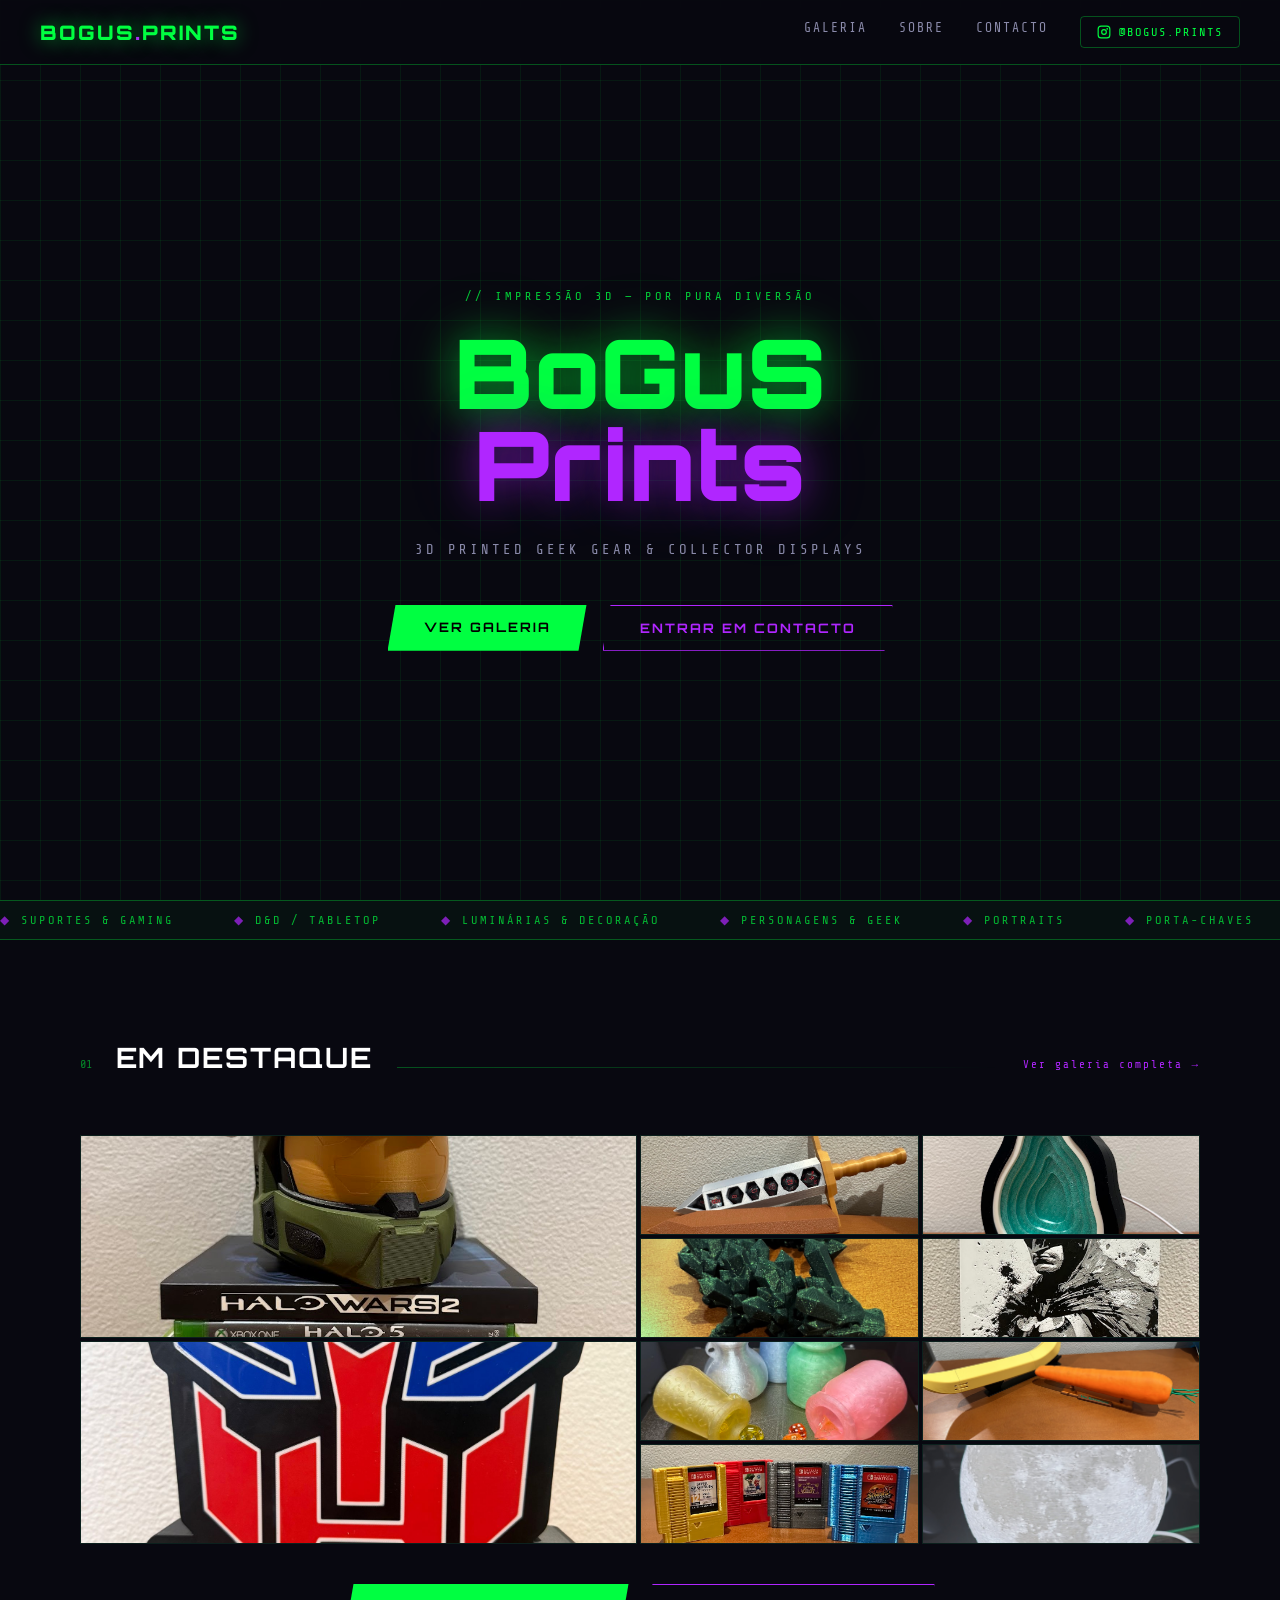
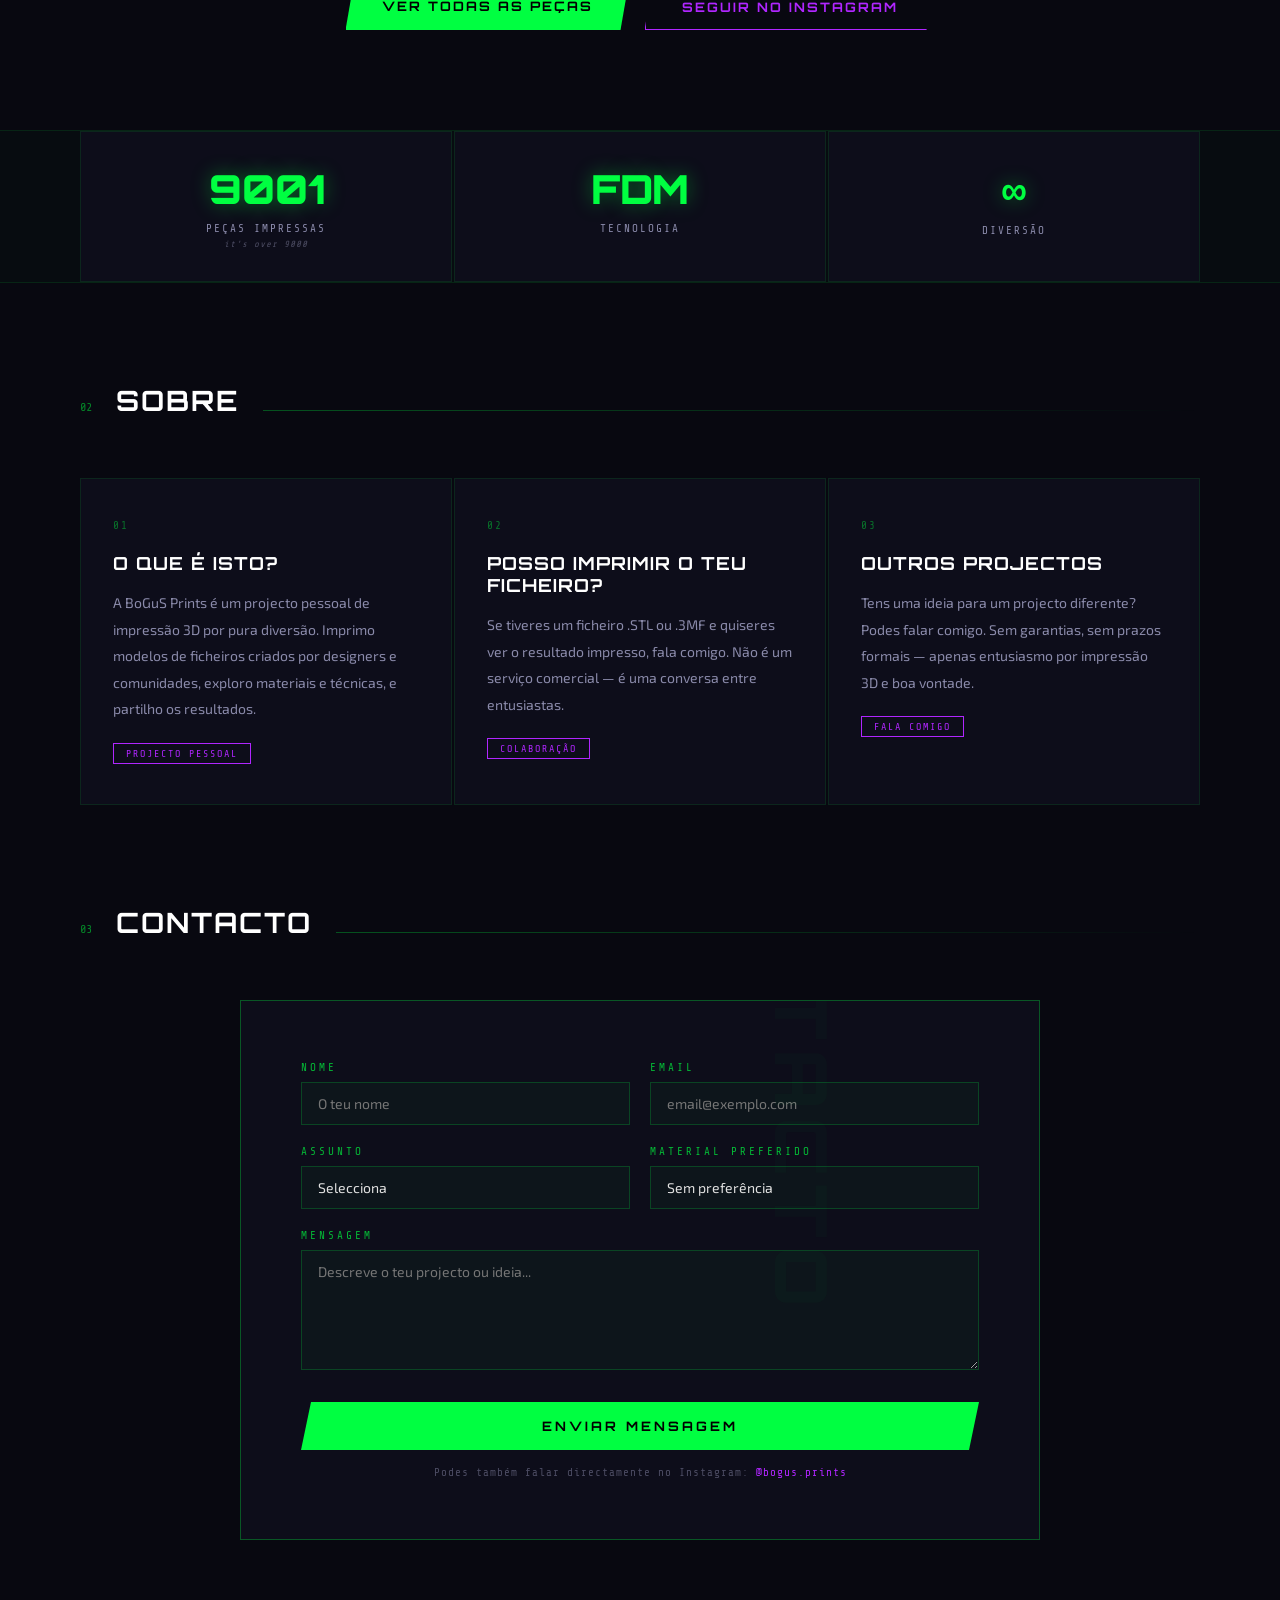
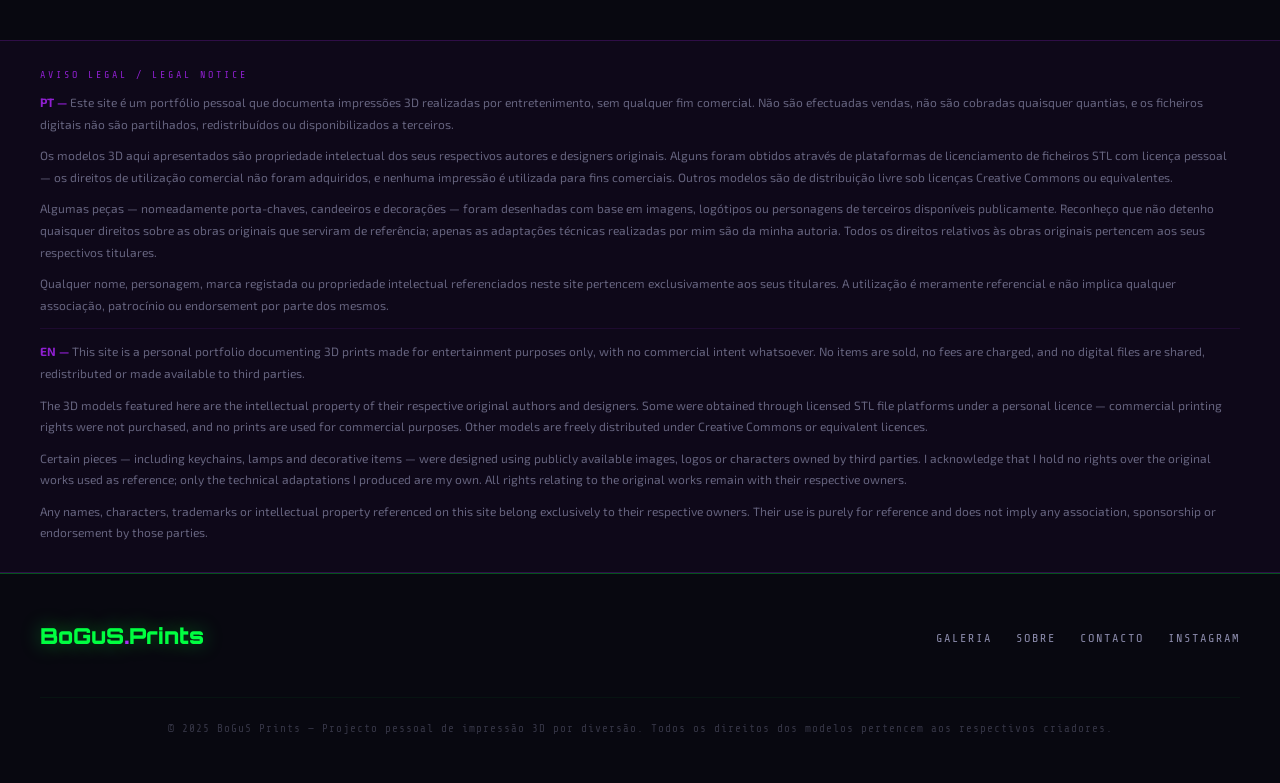
<file: index.html>
<!DOCTYPE html>
<html lang="pt">
<head>
<meta charset="UTF-8">
<meta name="viewport" content="width=device-width, initial-scale=1.0">
<meta name="description" content="BoGuS Prints — 3D Printed Geek Gear & Collector Displays. Impressão 3D por diversão.">
<title>BoGuS Prints — 3D Printed Geek Gear</title>
<link href="https://fonts.googleapis.com/css2?family=Orbitron:wght@400;700;900&family=Share+Tech+Mono&family=Exo+2:wght@300;400;600&display=swap" rel="stylesheet">
<style>
  :root { --neon-green:#00FF41; --neon-purple:#B026FF; --dark-bg:#080810; --card-bg:#0d0d1a; --grid-color:rgba(0,255,65,.07); --border-glow:rgba(0,255,65,.3); --text-dim:#8a8aaa; }
  *{margin:0;padding:0;box-sizing:border-box} html{scroll-behavior:smooth}
  body{background:var(--dark-bg);color:#e0e0e0;font-family:'Exo 2',sans-serif;min-height:100vh;overflow-x:hidden}
  body::before{content:'';position:fixed;top:0;left:0;width:100%;height:100%;background-image:linear-gradient(var(--grid-color) 1px,transparent 1px),linear-gradient(90deg,var(--grid-color) 1px,transparent 1px);background-size:40px 40px;pointer-events:none;z-index:0}
  nav{position:fixed;top:0;width:100%;display:flex;justify-content:space-between;align-items:center;padding:16px 40px;background:rgba(8,8,16,.92);border-bottom:1px solid var(--border-glow);backdrop-filter:blur(10px);z-index:100}
  .nav-logo{font-family:'Orbitron',monospace;font-weight:900;font-size:20px;color:var(--neon-green);text-shadow:0 0 20px rgba(0,255,65,.6);letter-spacing:2px;text-decoration:none}
  .nav-logo span{color:var(--neon-purple)}
  nav ul{display:flex;list-style:none;gap:32px}
  nav a{font-family:'Share Tech Mono',monospace;color:var(--text-dim);text-decoration:none;font-size:13px;letter-spacing:2px;text-transform:uppercase;transition:color .2s}
  nav a:hover{color:var(--neon-green)}
  .nav-ig{display:flex;align-items:center;gap:8px;padding:8px 16px;border:1px solid var(--border-glow);border-radius:4px;color:var(--neon-green) !important;font-size:12px !important;transition:background .2s !important}
  .nav-ig:hover{background:rgba(0,255,65,.08) !important}
  .hero{position:relative;min-height:100vh;display:flex;flex-direction:column;justify-content:center;align-items:center;text-align:center;padding:120px 40px 80px;z-index:1}
  .hero-tag{font-family:'Share Tech Mono',monospace;color:var(--neon-green);font-size:12px;letter-spacing:4px;text-transform:uppercase;margin-bottom:24px;opacity:.8}
  .hero-title{font-family:'Orbitron',monospace;font-weight:900;font-size:clamp(52px,10vw,96px);line-height:.95;margin-bottom:8px}
  .hero-title .bogus{color:var(--neon-green);text-shadow:0 0 40px rgba(0,255,65,.5),0 0 80px rgba(0,255,65,.2);display:block;animation:glitch 6s infinite}
  .hero-title .prints{color:var(--neon-purple);text-shadow:0 0 40px rgba(176,38,255,.5),0 0 80px rgba(176,38,255,.2);display:block}
  @keyframes glitch{0%,95%{text-shadow:0 0 40px rgba(0,255,65,.5),0 0 80px rgba(0,255,65,.2)}96%{text-shadow:-2px 0 var(--neon-purple),2px 0 var(--neon-green);transform:translateX(2px)}97%{text-shadow:2px 0 var(--neon-purple),-2px 0 var(--neon-green);transform:translateX(-2px)}100%{text-shadow:0 0 40px rgba(0,255,65,.5),0 0 80px rgba(0,255,65,.2);transform:translateX(0)}}
  .hero-sub{font-family:'Share Tech Mono',monospace;font-size:14px;color:var(--text-dim);letter-spacing:3px;text-transform:uppercase;margin:24px 0 48px}
  .hero-cta{display:flex;gap:16px;flex-wrap:wrap;justify-content:center}
  .btn-primary{padding:14px 36px;background:var(--neon-green);color:#000;font-family:'Orbitron',monospace;font-weight:700;font-size:13px;letter-spacing:2px;text-transform:uppercase;text-decoration:none;border:none;cursor:pointer;display:inline-block;clip-path:polygon(8px 0%,100% 0%,calc(100% - 8px) 100%,0% 100%);transition:box-shadow .2s}
  .btn-primary:hover{box-shadow:0 0 30px rgba(0,255,65,.5)}
  .btn-outline{padding:14px 36px;background:transparent;color:var(--neon-purple);font-family:'Orbitron',monospace;font-weight:700;font-size:13px;letter-spacing:2px;text-transform:uppercase;text-decoration:none;border:1px solid var(--neon-purple);cursor:pointer;display:inline-block;clip-path:polygon(8px 0%,100% 0%,calc(100% - 8px) 100%,0% 100%);transition:background .2s}
  .btn-outline:hover{background:rgba(176,38,255,.1)}
  .ticker{position:relative;z-index:1;background:rgba(0,255,65,.04);border-top:1px solid var(--border-glow);border-bottom:1px solid var(--border-glow);padding:12px 0;overflow:hidden}
  .ticker-inner{display:flex;gap:60px;animation:ticker 25s linear infinite;white-space:nowrap;width:max-content}
  .ticker-item{font-family:'Share Tech Mono',monospace;font-size:12px;letter-spacing:3px;color:var(--neon-green);text-transform:uppercase;opacity:.7}
  .ticker-item::before{content:'◆ ';color:var(--neon-purple)}
  @keyframes ticker{0%{transform:translateX(0)}100%{transform:translateX(-50%)}}
  .section-wrap{position:relative;z-index:1;max-width:1200px;margin:0 auto;padding:100px 40px}
  .section-header{margin-bottom:60px;display:flex;align-items:baseline;gap:24px;flex-wrap:wrap}
  .section-num{font-family:'Share Tech Mono',monospace;font-size:12px;color:var(--neon-green);opacity:.5}
  .section-title{font-family:'Orbitron',monospace;font-weight:700;font-size:28px;color:#fff;letter-spacing:2px;text-transform:uppercase}
  .section-line{flex:1;min-width:40px;height:1px;background:linear-gradient(90deg,var(--border-glow),transparent)}
  .section-link{font-family:'Share Tech Mono',monospace;font-size:11px;color:var(--neon-purple);text-decoration:none;white-space:nowrap;letter-spacing:2px;transition:opacity .2s}
  .section-link:hover{opacity:.7}
  .destaque-grid{display:grid;grid-template-columns:2fr 1fr 1fr;grid-template-rows:repeat(4,100px);gap:3px}
  .destaque-item{position:relative;background:var(--card-bg);border:1px solid rgba(0,255,65,.08);overflow:hidden;cursor:pointer;transition:border-color .3s}
  .destaque-item.grande{grid-row:span 2}
  .destaque-item:hover{border-color:var(--border-glow)}
  .destaque-item img{width:100%;height:100%;object-fit:cover;display:block;transition:transform .4s}
  .destaque-item:hover img{transform:scale(1.06)}
  .destaque-overlay{position:absolute;inset:0;background:rgba(8,8,16,.8);display:flex;flex-direction:column;align-items:center;justify-content:center;gap:6px;opacity:0;transition:opacity .3s}
  .destaque-item:hover .destaque-overlay{opacity:1}
  .destaque-cat{font-family:'Share Tech Mono',monospace;font-size:10px;color:var(--neon-purple);letter-spacing:3px;text-transform:uppercase}
  .destaque-title{font-family:'Orbitron',monospace;font-size:14px;color:var(--neon-green);letter-spacing:1px;text-transform:uppercase;text-align:center;padding:0 12px}
  .destaque-cta{text-align:center;margin-top:40px;display:flex;gap:16px;justify-content:center;flex-wrap:wrap}
  .stats-grid{display:grid;grid-template-columns:repeat(3,1fr);gap:2px}
  .stat-card{background:var(--card-bg);border:1px solid rgba(0,255,65,.1);padding:32px 24px;text-align:center}
  .stat-num{font-family:'Orbitron',monospace;font-weight:900;font-size:40px;color:var(--neon-green);text-shadow:0 0 20px rgba(0,255,65,.4)}
  .stat-label{font-family:'Share Tech Mono',monospace;font-size:11px;color:var(--text-dim);letter-spacing:2px;text-transform:uppercase;margin-top:8px}
  .stat-sub{font-family:'Share Tech Mono',monospace;font-size:9px;color:var(--text-dim);opacity:.5;letter-spacing:1px;font-style:italic;margin-top:4px}
  .about-grid{display:grid;grid-template-columns:repeat(auto-fill,minmax(300px,1fr));gap:2px}
  .about-card{background:var(--card-bg);border:1px solid rgba(0,255,65,.1);padding:40px 32px;position:relative;transition:border-color .3s;overflow:hidden}
  .about-card::before{content:'';position:absolute;top:0;left:0;width:3px;height:0;background:var(--neon-green);transition:height .4s ease}
  .about-card:hover{border-color:var(--border-glow)}
  .about-card:hover::before{height:100%}
  .about-num{font-family:'Share Tech Mono',monospace;font-size:11px;color:var(--neon-green);opacity:.4;letter-spacing:2px;margin-bottom:20px}
  .about-title{font-family:'Orbitron',monospace;font-weight:700;font-size:18px;color:#fff;letter-spacing:1px;text-transform:uppercase;margin-bottom:16px}
  .about-desc{font-size:14px;color:var(--text-dim);line-height:1.9}
  .about-tag{display:inline-block;margin-top:20px;padding:4px 12px;border:1px solid var(--neon-purple);font-family:'Share Tech Mono',monospace;font-size:10px;color:var(--neon-purple);letter-spacing:2px;text-transform:uppercase}
  .contact-box{background:var(--card-bg);border:1px solid var(--border-glow);padding:60px;position:relative;overflow:hidden;max-width:800px;margin:0 auto}
  .contact-box::after{content:'CONTACTO';position:absolute;right:-30px;top:50%;transform:rotate(90deg) translateX(-50%);font-family:'Orbitron',monospace;font-size:72px;font-weight:900;color:rgba(0,255,65,.025);letter-spacing:8px;white-space:nowrap;pointer-events:none}
  .form-row{display:grid;grid-template-columns:1fr 1fr;gap:20px;margin-bottom:20px}
  .form-group{display:flex;flex-direction:column;gap:8px}
  .form-group.full{grid-column:1/-1}
  label{font-family:'Share Tech Mono',monospace;font-size:11px;color:var(--neon-green);letter-spacing:3px;text-transform:uppercase;opacity:.7}
  input,textarea,select{background:rgba(0,255,65,.03);border:1px solid rgba(0,255,65,.2);color:#e0e0e0;padding:12px 16px;font-family:'Exo 2',sans-serif;font-size:14px;outline:none;transition:border-color .2s;width:100%;appearance:none}
  input:focus,textarea:focus,select:focus{border-color:var(--neon-green);background:rgba(0,255,65,.05)}
  select option{background:#0d0d1a;color:#e0e0e0}
  textarea{height:120px;resize:vertical}
  .submit-btn{margin-top:32px;padding:16px 48px;background:var(--neon-green);color:#000;font-family:'Orbitron',monospace;font-weight:700;font-size:13px;letter-spacing:3px;text-transform:uppercase;border:none;cursor:pointer;clip-path:polygon(10px 0%,100% 0%,calc(100% - 10px) 100%,0% 100%);transition:box-shadow .2s;width:100%}
  .submit-btn:hover{box-shadow:0 0 40px rgba(0,255,65,.4)}
  .form-note{margin-top:16px;font-family:'Share Tech Mono',monospace;font-size:11px;color:rgba(138,138,170,.5);text-align:center;letter-spacing:1px}

  /* DISCLAIMER */
  .disclaimer-bar{position:relative;z-index:1;background:rgba(176,38,255,.04);border-top:1px solid rgba(176,38,255,.2);border-bottom:1px solid rgba(176,38,255,.2);padding:28px 40px}
  .disclaimer-inner{max-width:1200px;margin:0 auto}
  .disclaimer-label{font-family:'Share Tech Mono',monospace;font-size:10px;color:var(--neon-purple);letter-spacing:3px;text-transform:uppercase;margin-bottom:12px;opacity:.8}
  .disclaimer-text{font-family:'Exo 2',sans-serif;font-size:12px;color:rgba(138,138,170,.7);line-height:1.8;margin-bottom:10px}
  .disclaimer-text:last-child{margin-bottom:0}
  .disclaimer-divider{width:100%;height:1px;background:rgba(176,38,255,.1);margin:12px 0}

  footer{position:relative;z-index:1;border-top:1px solid var(--border-glow);padding:48px 40px;display:flex;justify-content:space-between;align-items:center;flex-wrap:wrap;gap:24px}
  .footer-logo{font-family:'Orbitron',monospace;font-weight:900;font-size:22px;color:var(--neon-green);text-shadow:0 0 20px rgba(0,255,65,.4);text-decoration:none}
  .footer-logo span{color:var(--neon-purple)}
  .footer-links{display:flex;gap:24px;list-style:none;flex-wrap:wrap}
  .footer-links a{font-family:'Share Tech Mono',monospace;font-size:12px;color:var(--text-dim);text-decoration:none;letter-spacing:2px;text-transform:uppercase;transition:color .2s}
  .footer-links a:hover{color:var(--neon-green)}
  .footer-copy{font-family:'Share Tech Mono',monospace;font-size:11px;color:rgba(138,138,170,.35);letter-spacing:1px;width:100%;text-align:center;margin-top:24px;border-top:1px solid rgba(0,255,65,.05);padding-top:24px}
  .toast{position:fixed;bottom:32px;right:32px;background:var(--card-bg);border:1px solid var(--neon-green);padding:16px 24px;font-family:'Share Tech Mono',monospace;font-size:13px;color:var(--neon-green);letter-spacing:1px;z-index:9999;transform:translateY(100px);opacity:0;transition:all .3s}
  .toast.show{transform:translateY(0);opacity:1}
  @media(max-width:768px){
    nav{padding:12px 20px} nav ul{display:none}
    .section-wrap{padding:60px 20px}
    .destaque-grid{grid-template-columns:1fr 1fr;grid-template-rows:auto}
    .destaque-item.grande{grid-row:span 1}
    .stats-grid{grid-template-columns:repeat(2,1fr)}
    .contact-box{padding:32px 20px} .contact-box::after{display:none}
    .form-row{grid-template-columns:1fr}
    .disclaimer-bar{padding:24px 20px}
    footer{padding:32px 20px}
  }
  @media(max-width:480px){.destaque-grid{grid-template-columns:1fr}}
</style>
</head>
<body>

<nav>
  <a href="#" class="nav-logo">BoGuS<span>.</span>Prints</a>
  <ul>
    <li><a href="galeria.html">Galeria</a></li>
    <li><a href="#sobre">Sobre</a></li>
    <li><a href="#contacto">Contacto</a></li>
    <li>
      <a href="https://www.instagram.com/bogus.prints/" target="_blank" rel="noopener" class="nav-ig">
        <svg width="14" height="14" viewBox="0 0 24 24" fill="none" stroke="currentColor" stroke-width="2"><rect x="2" y="2" width="20" height="20" rx="5"/><circle cx="12" cy="12" r="4"/><circle cx="17.5" cy="6.5" r="1.5" fill="currentColor" stroke="none"/></svg>
        @bogus.prints
      </a>
    </li>
  </ul>
</nav>

<section class="hero">
  <p class="hero-tag">// impressão 3D — por pura diversão</p>
  <h1 class="hero-title"><span class="bogus">BoGuS</span><span class="prints">Prints</span></h1>
  <p class="hero-sub">3D Printed Geek Gear &amp; Collector Displays</p>
  <div class="hero-cta">
    <a href="galeria.html" class="btn-primary">Ver Galeria</a>
    <a href="#contacto" class="btn-outline">Entrar em Contacto</a>
  </div>
</section>

<div class="ticker">
  <div class="ticker-inner">
    <span class="ticker-item">Suportes & Gaming</span><span class="ticker-item">D&D / Tabletop</span>
    <span class="ticker-item">Luminárias & Decoração</span><span class="ticker-item">Personagens & Geek</span>
    <span class="ticker-item">Portraits</span><span class="ticker-item">Porta-chaves</span>
    <span class="ticker-item">Presentes Personalizados</span><span class="ticker-item">Impressão por Diversão</span>
    <span class="ticker-item">Suportes & Gaming</span><span class="ticker-item">D&D / Tabletop</span>
    <span class="ticker-item">Luminárias & Decoração</span><span class="ticker-item">Personagens & Geek</span>
    <span class="ticker-item">Portraits</span><span class="ticker-item">Porta-chaves</span>
    <span class="ticker-item">Presentes Personalizados</span><span class="ticker-item">Impressão por Diversão</span>
  </div>
</div>

<!-- DESTAQUES -->
<div class="section-wrap">
  <div class="section-header">
    <span class="section-num">01</span>
    <h2 class="section-title">Em Destaque</h2>
    <div class="section-line"></div>
    <a href="galeria.html" class="section-link">Ver galeria completa →</a>
  </div>
  <div class="destaque-grid" id="destaque-grid">
    <div style="grid-column:1/-1;padding:60px;text-align:center;font-family:'Share Tech Mono',monospace;font-size:13px;color:var(--text-dim);letter-spacing:2px;">A carregar...</div>
  </div>
  <div class="destaque-cta">
    <a href="galeria.html" class="btn-primary">Ver Todas as Peças</a>
    <a href="https://www.instagram.com/bogus.prints/" target="_blank" rel="noopener" class="btn-outline">Seguir no Instagram</a>
  </div>
</div>

<!-- STATS -->
<div style="position:relative;z-index:1;background:rgba(0,255,65,.02);border-top:1px solid rgba(0,255,65,.1);border-bottom:1px solid rgba(0,255,65,.1);">
  <div style="max-width:1200px;margin:0 auto;padding:0 40px;">
    <div class="stats-grid">
      <div class="stat-card"><div class="stat-num">9001</div><div class="stat-label">Peças impressas</div><div class="stat-sub">it's over 9000</div></div>
      <div class="stat-card"><div class="stat-num">FDM</div><div class="stat-label">Tecnologia</div></div>
      <div class="stat-card"><div class="stat-num">∞</div><div class="stat-label">Diversão</div></div>
    </div>
  </div>
</div>

<!-- SOBRE -->
<div id="sobre" class="section-wrap">
  <div class="section-header">
    <span class="section-num">02</span>
    <h2 class="section-title">Sobre</h2>
    <div class="section-line"></div>
  </div>
  <div class="about-grid">
    <div class="about-card">
      <p class="about-num">01</p>
      <h3 class="about-title">O que é isto?</h3>
      <p class="about-desc">A BoGuS Prints é um projecto pessoal de impressão 3D por pura diversão. Imprimo modelos de ficheiros criados por designers e comunidades, exploro materiais e técnicas, e partilho os resultados.</p>
      <span class="about-tag">Projecto pessoal</span>
    </div>
    <div class="about-card">
      <p class="about-num">02</p>
      <h3 class="about-title">Posso imprimir o teu ficheiro?</h3>
      <p class="about-desc">Se tiveres um ficheiro .STL ou .3MF e quiseres ver o resultado impresso, fala comigo. Não é um serviço comercial — é uma conversa entre entusiastas.</p>
      <span class="about-tag">Colaboração</span>
    </div>
    <div class="about-card">
      <p class="about-num">03</p>
      <h3 class="about-title">Outros projectos</h3>
      <p class="about-desc">Tens uma ideia para um projecto diferente? Podes falar comigo. Sem garantias, sem prazos formais — apenas entusiasmo por impressão 3D e boa vontade.</p>
      <span class="about-tag">Fala comigo</span>
    </div>
  </div>
</div>

<!-- CONTACTO -->
<div id="contacto" class="section-wrap" style="padding-top:0;">
  <div class="section-header">
    <span class="section-num">03</span>
    <h2 class="section-title">Contacto</h2>
    <div class="section-line"></div>
  </div>
  <div class="contact-box">
    <div class="form-row">
      <div class="form-group"><label for="nome">Nome</label><input type="text" id="nome" placeholder="O teu nome" autocomplete="name"></div>
      <div class="form-group"><label for="email">Email</label><input type="email" id="email" placeholder="email@exemplo.com" autocomplete="email"></div>
    </div>
    <div class="form-row">
      <div class="form-group">
        <label for="tipo">Assunto</label>
        <select id="tipo">
          <option value="">Selecciona</option>
          <option>Quero imprimir o meu ficheiro</option>
          <option>Tenho um projecto para falar</option>
          <option>Questão sobre uma peça</option>
          <option>Outro</option>
        </select>
      </div>
      <div class="form-group">
        <label for="material">Material Preferido</label>
        <select id="material">
          <option value="">Sem preferência</option>
          <option>PLA</option><option>PETG</option><option>ABS</option><option>TPU (Flexível)</option><option>ASA</option>
        </select>
      </div>
    </div>
    <div class="form-group full" style="margin-bottom:0;">
      <label for="descricao">Mensagem</label>
      <textarea id="descricao" placeholder="Descreve o teu projecto ou ideia..."></textarea>
    </div>
    <button class="submit-btn" onclick="submitContact()">Enviar Mensagem</button>
    <p class="form-note">Podes também falar directamente no Instagram: <a href="https://www.instagram.com/bogus.prints/" target="_blank" rel="noopener" style="color:var(--neon-purple);text-decoration:none;">@bogus.prints</a></p>
  </div>
</div>

<!-- DISCLAIMER -->
<div class="disclaimer-bar">
  <div class="disclaimer-inner">
    <div class="disclaimer-label">Aviso Legal / Legal Notice</div>

    <p class="disclaimer-text">
      <strong style="color:rgba(176,38,255,.8);">PT —</strong>
      Este site é um portfólio pessoal que documenta impressões 3D realizadas por entretenimento, sem qualquer fim comercial. Não são efectuadas vendas, não são cobradas quaisquer quantias, e os ficheiros digitais não são partilhados, redistribuídos ou disponibilizados a terceiros.
    </p>
    <p class="disclaimer-text">
      Os modelos 3D aqui apresentados são propriedade intelectual dos seus respectivos autores e designers originais. Alguns foram obtidos através de plataformas de licenciamento de ficheiros STL com licença pessoal — os direitos de utilização comercial não foram adquiridos, e nenhuma impressão é utilizada para fins comerciais. Outros modelos são de distribuição livre sob licenças Creative Commons ou equivalentes.
    </p>
    <p class="disclaimer-text">
      Algumas peças — nomeadamente porta-chaves, candeeiros e decorações — foram desenhadas com base em imagens, logótipos ou personagens de terceiros disponíveis publicamente. Reconheço que não detenho quaisquer direitos sobre as obras originais que serviram de referência; apenas as adaptações técnicas realizadas por mim são da minha autoria. Todos os direitos relativos às obras originais pertencem aos seus respectivos titulares.
    </p>
    <p class="disclaimer-text">
      Qualquer nome, personagem, marca registada ou propriedade intelectual referenciados neste site pertencem exclusivamente aos seus titulares. A utilização é meramente referencial e não implica qualquer associação, patrocínio ou endorsement por parte dos mesmos.
    </p>

    <div class="disclaimer-divider"></div>

    <p class="disclaimer-text">
      <strong style="color:rgba(176,38,255,.8);">EN —</strong>
      This site is a personal portfolio documenting 3D prints made for entertainment purposes only, with no commercial intent whatsoever. No items are sold, no fees are charged, and no digital files are shared, redistributed or made available to third parties.
    </p>
    <p class="disclaimer-text">
      The 3D models featured here are the intellectual property of their respective original authors and designers. Some were obtained through licensed STL file platforms under a personal licence — commercial printing rights were not purchased, and no prints are used for commercial purposes. Other models are freely distributed under Creative Commons or equivalent licences.
    </p>
    <p class="disclaimer-text">
      Certain pieces — including keychains, lamps and decorative items — were designed using publicly available images, logos or characters owned by third parties. I acknowledge that I hold no rights over the original works used as reference; only the technical adaptations I produced are my own. All rights relating to the original works remain with their respective owners.
    </p>
    <p class="disclaimer-text">
      Any names, characters, trademarks or intellectual property referenced on this site belong exclusively to their respective owners. Their use is purely for reference and does not imply any association, sponsorship or endorsement by those parties.
    </p>
  </div>
</div>

<footer>
  <a href="#" class="footer-logo">BoGuS<span>.</span>Prints</a>
  <ul class="footer-links">
    <li><a href="galeria.html">Galeria</a></li>
    <li><a href="#sobre">Sobre</a></li>
    <li><a href="#contacto">Contacto</a></li>
    <li><a href="https://www.instagram.com/bogus.prints/" target="_blank" rel="noopener">Instagram</a></li>
  </ul>
  <p class="footer-copy">© 2025 BoGuS Prints — Projecto pessoal de impressão 3D por diversão. Todos os direitos dos modelos pertencem aos respectivos criadores.</p>
</footer>

<div class="toast" id="toast">Mensagem preparada! A redirecionar para Instagram...</div>

<script>
const DESTAQUES = [
  { ficheiro:'Capacete-Halo-Suporte-Controlos.jpg',      titulo:'Capacete Halo',          categoria:'Suportes & Gaming',       grande:true  },
  { ficheiro:'D&D-Espada-Dados.jpg',                     titulo:'D&D Espada de Dados',    categoria:'D&D / Tabletop',          grande:false },
  { ficheiro:'Candeeiro-Geode.jpg',                      titulo:'Candeeiro Geode',        categoria:'Luminárias & Decoração',  grande:false },
  { ficheiro:'Cristal-Dragon.jpg',                       titulo:'Cristal Dragon',          categoria:'Personagens & Geek',     grande:false },
  { ficheiro:'Portrait-Batman.jpg',                      titulo:'Portrait Batman',         categoria:'Portraits',              grande:false },
  { ficheiro:'Luminaria-Transformers-Personalizavel.jpg',titulo:'Luminária Transformers',  categoria:'Luminárias & Decoração', grande:true  },
  { ficheiro:'D&D-Pocoes-Dados.jpg',                     titulo:'D&D Poções de Dados',    categoria:'D&D / Tabletop',          grande:false },
  { ficheiro:'Karrotana-Banatana.jpg',                   titulo:'Karrotana & Banatana',   categoria:'Personagens & Geek',     grande:false },
  { ficheiro:'Retro-Nes-Switch.jpg',                     titulo:'Retro NES Switch',        categoria:'Suportes & Gaming',      grande:false },
  { ficheiro:'Candeeiro-Lua.jpg',                        titulo:'Candeeiro Lua',           categoria:'Luminárias & Decoração', grande:false }
];

function carregarDestaques() {
  const grid = document.getElementById('destaque-grid');
  grid.innerHTML = '';
  DESTAQUES.forEach(item => {
    const div = document.createElement('div');
    div.className = 'destaque-item' + (item.grande ? ' grande' : '');
    div.innerHTML = `<img src="img/${item.ficheiro}" alt="${item.titulo}" loading="lazy">
      <div class="destaque-overlay">
        <span class="destaque-cat">${item.categoria}</span>
        <span class="destaque-title">${item.titulo}</span>
      </div>`;
    div.addEventListener('click', () => { window.location.href = 'galeria.html'; });
    grid.appendChild(div);
  });
}

function submitContact() {
  const nome = document.getElementById('nome').value.trim();
  const email = document.getElementById('email').value.trim();
  const tipo  = document.getElementById('tipo').value;
  const desc  = document.getElementById('descricao').value.trim();
  if (!nome || !email || !tipo || !desc) { alert('Por favor preenche todos os campos.'); return; }
  const toast = document.getElementById('toast');
  toast.classList.add('show');
  setTimeout(() => { toast.classList.remove('show'); window.open('https://www.instagram.com/bogus.prints/', '_blank'); }, 1800);
}

carregarDestaques();
</script>
</body>
</html>
</file>
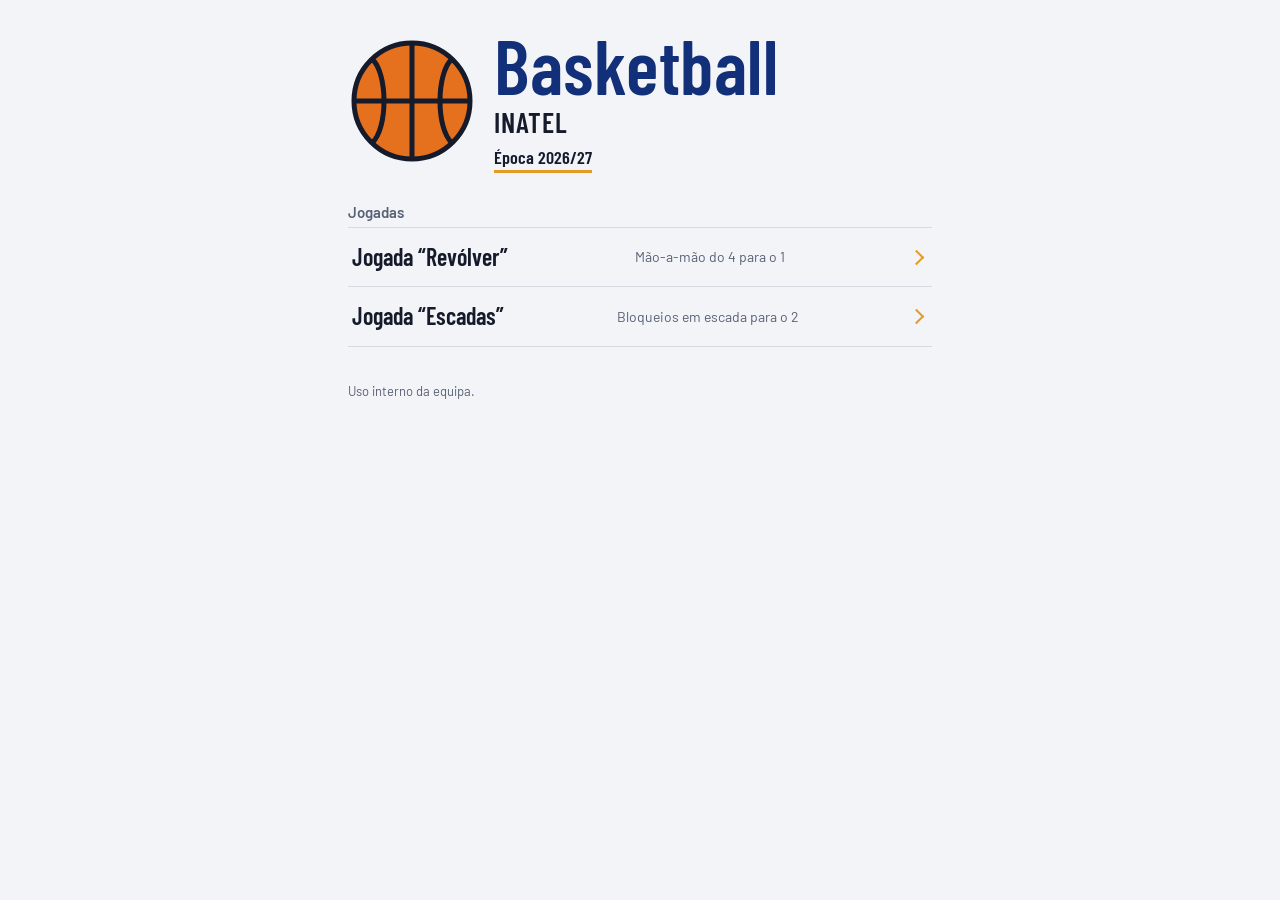
<file: inatel/index.html>
<!DOCTYPE html>
<html lang="pt-PT">
<head>
<meta charset="utf-8">
<meta name="viewport" content="width=device-width, initial-scale=1, viewport-fit=cover">
<meta name="robots" content="noindex, nofollow">
<link rel="icon" href="assets/bola.svg" type="image/svg+xml">
<link rel="preconnect" href="https://fonts.googleapis.com">
<link rel="preconnect" href="https://fonts.gstatic.com" crossorigin>
<link href="https://fonts.googleapis.com/css2?family=Barlow+Condensed:wght@500;600&family=Barlow:wght@400;500&display=swap" rel="stylesheet">
<link rel="stylesheet" href="assets/estilo.css">
<title>Basketball · INATEL · Época 2026/27</title>
</head>
<body>
<main>
<header class="hero">
<img src="assets/bola.svg" alt="">
<div>
<h1>Basketball</h1>
<span class="equipa">INATEL</span>
<span class="epoca">Época 2026/27</span>
</div>
</header>
<p class="sec">Jogadas</p>
<ul class="lista">
<li><a class="jogada" href="jogada-revolver.html"><strong>Jogada “Revólver”</strong><span>Mão-a-mão do 4 para o 1</span></a></li>
<li><a class="jogada" href="jogada-escadas.html"><strong>Jogada “Escadas”</strong><span>Bloqueios em escada para o 2</span></a></li>
</ul>
<footer>Uso interno da equipa.</footer>
</main>
</body>
</html>
</file>
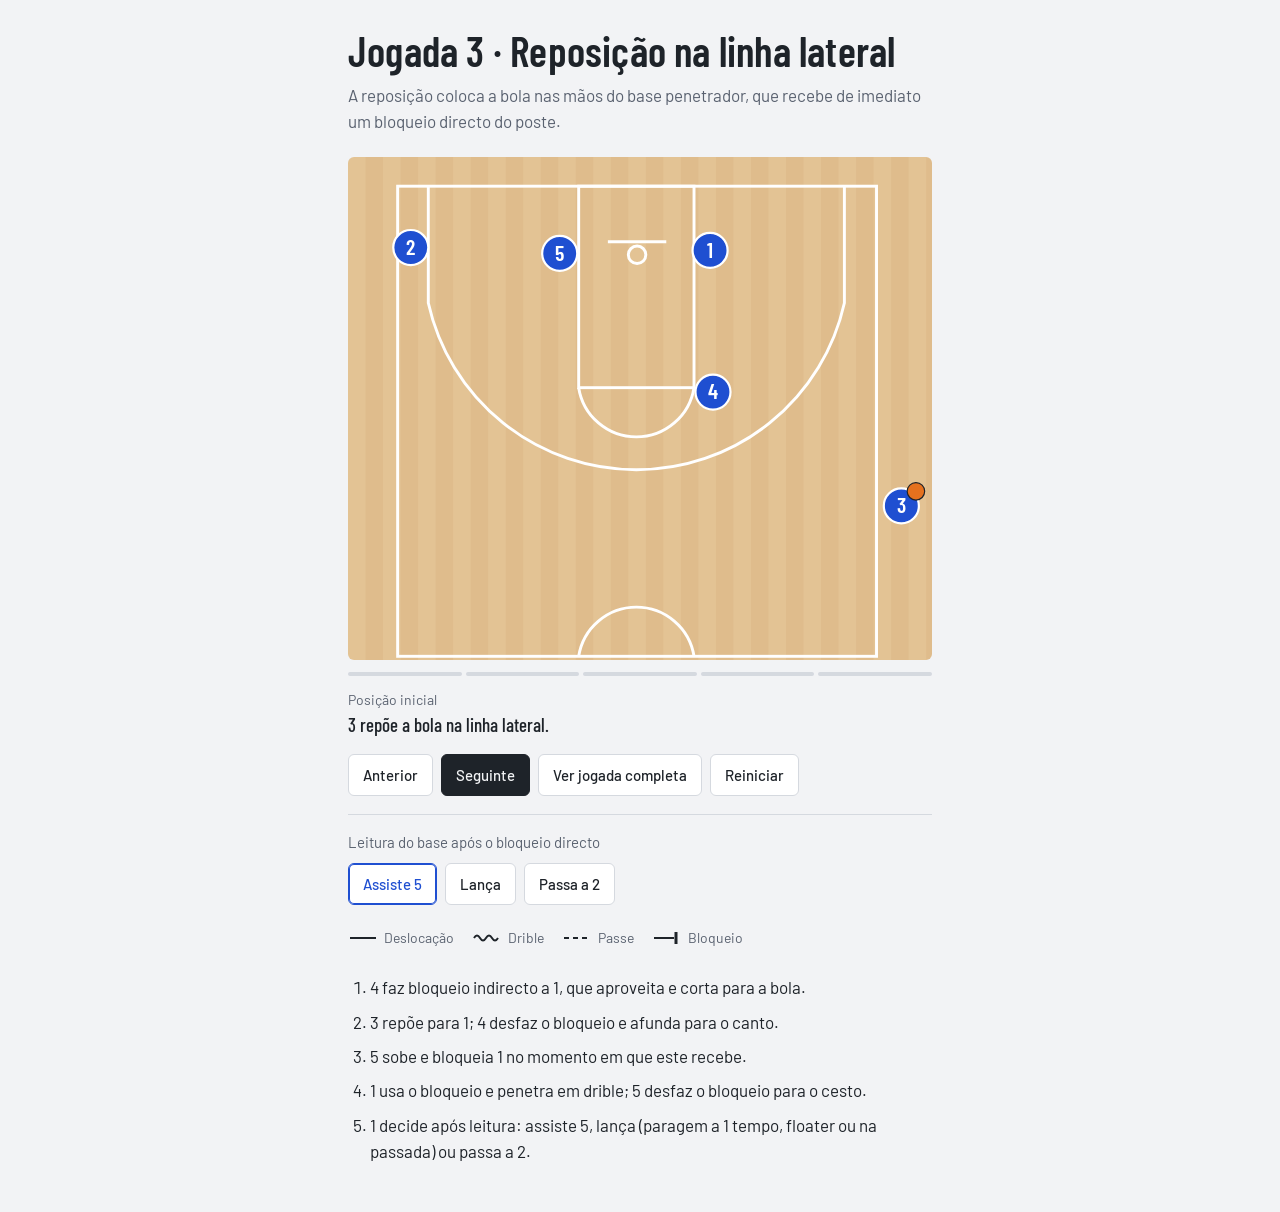
<file: Joga3.html>
<!DOCTYPE html>
<html lang="pt-PT">
<head>
<meta charset="utf-8">
<meta name="viewport" content="width=device-width, initial-scale=1, viewport-fit=cover">
<meta name="robots" content="noindex, nofollow">
<title>Jogada 3 · Reposição na linha lateral</title>
<link rel="preconnect" href="https://fonts.googleapis.com">
<link rel="preconnect" href="https://fonts.gstatic.com" crossorigin>
<link href="https://fonts.googleapis.com/css2?family=Barlow+Condensed:wght@500;600&family=Barlow:wght@400;500&display=swap" rel="stylesheet">
<style>
:root{--bg:#F2F3F5;--ink:#1E2329;--soft:#5A6270;--rule:#D5D9DF;--wood:#E3C394;--wood2:#D9B583;--line:#FFFFFF;--team:#1F4FD1;--teamInk:#FFFFFF;--ball:#E5711E;--trail:#1E2329;--btn:#FFFFFF;
box-sizing:border-box;padding-top:env(safe-area-inset-top,0px);padding-bottom:env(safe-area-inset-bottom,0px)}
@media (prefers-color-scheme:dark){:root:not([data-theme="light"]){--bg:#14171B;--ink:#E8EAED;--soft:#9AA2AE;--rule:#2C3138;--wood:#7A5E3C;--wood2:#715636;--line:#EDE3D3;--team:#5B86F0;--teamInk:#0D1320;--ball:#F08A3A;--trail:#F4EEE4;--btn:#1D2126}}
:root[data-theme="dark"]{--bg:#14171B;--ink:#E8EAED;--soft:#9AA2AE;--rule:#2C3138;--wood:#7A5E3C;--wood2:#715636;--line:#EDE3D3;--team:#5B86F0;--teamInk:#0D1320;--ball:#F08A3A;--trail:#F4EEE4;--btn:#1D2126}
html{scroll-padding-top:env(safe-area-inset-top,0px)}
*{box-sizing:border-box}
body{margin:0;background:var(--bg);color:var(--ink);font:400 17px/1.55 "Barlow",system-ui,-apple-system,"Segoe UI",sans-serif}
main{max-width:620px;margin:0 auto;padding:28px 18px 40px}
h1{font:600 clamp(30px,7vw,42px)/1.05 "Barlow Condensed","Arial Narrow",sans-serif;margin:0 0 10px;letter-spacing:.2px}
.lead{color:var(--soft);margin:0 0 22px;max-width:60ch}
.court{position:relative;border-radius:6px;overflow:hidden}
svg{display:block;width:100%;height:auto}
.cap{font:500 19px/1.35 "Barlow Condensed","Arial Narrow",sans-serif;min-height:52px;margin:14px 0 12px}
.cap small{display:block;font:400 14px/1.4 "Barlow",sans-serif;color:var(--soft);margin-bottom:2px}
.row{display:flex;flex-wrap:wrap;gap:8px;align-items:center}
button{font:500 15px "Barlow",sans-serif;color:var(--ink);background:var(--btn);border:1px solid var(--rule);border-radius:6px;padding:9px 14px;min-height:42px;cursor:pointer}
button:hover{border-color:var(--soft)}
button:focus-visible{outline:2px solid var(--team);outline-offset:2px}
button.primary{background:var(--ink);color:var(--bg);border-color:var(--ink)}
button[aria-pressed="true"]{border-color:var(--team);box-shadow:inset 0 0 0 1px var(--team);color:var(--team)}
.alts{margin:18px 0 0;padding-top:16px;border-top:1px solid var(--rule)}
.alts p{margin:0 0 8px;font-size:15px;color:var(--soft)}
ol{padding-left:22px;margin:26px 0 0}
ol li{margin:0 0 8px}
.legend{display:flex;flex-wrap:wrap;gap:6px 18px;font-size:14px;color:var(--soft);margin-top:22px}
.legend span{display:inline-flex;align-items:center;gap:6px}
.legend svg{width:30px;height:12px}
.prog{display:flex;gap:4px;margin:12px 0 0}
.prog i{flex:1;height:4px;border-radius:2px;background:var(--rule)}
.prog i.on{background:var(--team)}
@media (prefers-reduced-motion:reduce){*{scroll-behavior:auto}}
</style>
</head>
<body>
<main>
<h1>Jogada 3 · Reposição na linha lateral</h1>
<p class="lead">A reposição coloca a bola nas mãos do base penetrador, que recebe de imediato um bloqueio directo do poste.</p>

<div class="court">
<svg id="cv" viewBox="0 0 400 345" role="img" aria-label="Meio-campo de basquetebol com a animação da jogada">
<defs>
<pattern id="planks" width="24" height="345" patternUnits="userSpaceOnUse">
<rect width="24" height="345" fill="var(--wood)"/><rect x="12" width="12" height="345" fill="var(--wood2)" opacity=".45"/>
</pattern>
</defs>
<rect width="400" height="345" fill="url(#planks)"/>
<g fill="none" stroke="var(--line)" stroke-width="2">
<rect x="34" y="20" width="328" height="322"/>
<rect x="158" y="20" width="79" height="138"/>
<path d="M158 158 A40 40 0 0 0 237 158"/>
<path d="M55 20 L55 100 A146 146 0 0 0 340 100 L340 20"/>
<path d="M158 342 A40 40 0 0 1 237 342"/>
<line x1="178" y1="58" x2="218" y2="58"/>
<circle cx="198" cy="67" r="6"/>
</g>
<g id="tr" fill="none" stroke="var(--trail)" stroke-width="2" stroke-linecap="round" stroke-linejoin="round"></g>
<g id="pl"></g>
<circle id="ball" r="6" fill="var(--ball)" stroke="var(--ink)" stroke-width=".8"/>
</svg>
</div>

<div class="prog" id="prog"></div>
<p class="cap" id="cap" aria-live="polite"></p>

<div class="row">
<button id="prev" aria-label="Fase anterior">Anterior</button>
<button id="next" class="primary">Seguinte</button>
<button id="all">Ver jogada completa</button>
<button id="rst">Reiniciar</button>
</div>

<div class="alts">
<p>Leitura do base após o bloqueio directo</p>
<div class="row">
<button class="alt" data-a="1">Assiste 5</button>
<button class="alt" data-a="2">Lança</button>
<button class="alt" data-a="3">Passa a 2</button>
</div>
</div>

<div class="legend" aria-hidden="true">
<span><svg viewBox="0 0 30 12"><line x1="2" y1="6" x2="28" y2="6" stroke="var(--ink)" stroke-width="2"/></svg>Deslocação</span>
<span><svg viewBox="0 0 30 12"><path d="M2 6 q3 -5 6 0 t6 0 t6 0 t6 0" fill="none" stroke="var(--ink)" stroke-width="2"/></svg>Drible</span>
<span><svg viewBox="0 0 30 12"><line x1="2" y1="6" x2="28" y2="6" stroke="var(--ink)" stroke-width="2" stroke-dasharray="5 4"/></svg>Passe</span>
<span><svg viewBox="0 0 30 12"><line x1="2" y1="6" x2="22" y2="6" stroke="var(--ink)" stroke-width="2"/><line x1="24" y1="0" x2="24" y2="12" stroke="var(--ink)" stroke-width="3"/></svg>Bloqueio</span>
</div>

<ol>
<li>4 faz bloqueio indirecto a 1, que aproveita e corta para a bola.</li>
<li>3 repõe para 1; 4 desfaz o bloqueio e afunda para o canto.</li>
<li>5 sobe e bloqueia 1 no momento em que este recebe.</li>
<li>1 usa o bloqueio e penetra em drible; 5 desfaz o bloqueio para o cesto.</li>
<li>1 decide após leitura: assiste 5, lança (paragem a 1 tempo, floater ou na passada) ou passa a 2.</li>
</ol>
</main>

<script>
const NS='http://www.w3.org/2000/svg',B=[198,67],D=1900;
const reduce=window.matchMedia&&matchMedia('(prefers-reduced-motion: reduce)').matches;
const P0={1:[248,64],2:[43,62],3:[379,239],4:[250,161],5:[145,66]};
const common=[
{h:'Fase 1',c:'4 faz bloqueio indirecto a 1, que aproveita e corta para a bola.',a:[{m:4,to:[250,100],t:[0,.4],s:1},{m:1,to:[238,204],c:[200,150],t:[.3,1]}]},
{h:'Fase 2',c:'3 repõe para 1; 4 desfaz o bloqueio e afunda.',a:[{p:1,t:[0,.45]},{m:3,to:[345,238],t:[.45,1]},{m:1,to:[255,224],t:[.45,1]},{m:4,to:[351,66],c:[320,125],t:[.2,1]}]},
{h:'Fase 3',c:'5 sobe e bloqueia 1 assim que este recebe (bloqueio directo).',a:[{m:5,to:[232,194],c:[185,130],t:[0,1],s:1}]},
{h:'Fase 4',c:'1 usa o bloqueio e penetra em drible; 5 desfaz o bloqueio para o cesto.',a:[{m:1,to:[160,132],c:[200,258],t:[0,1],d:1},{m:5,to:[205,100],t:[.35,1]}]}];
const alts={
1:{h:'Alternativa 1',c:'1 chama a defesa e assiste 5, que finaliza.',a:[{p:5,t:[0,.5]},{m:5,to:[198,82],t:[.5,.8]},{p:'B',t:[.8,1]}]},
2:{h:'Alternativa 2',c:'Paragem a 1 tempo e lançamento, floater ou lançamento na passada.',a:[{m:1,to:[178,108],t:[0,.35]},{p:'B',c:[172,25],t:[.4,1]}]},
3:{h:'Alternativa 3',c:'A ajuda fecha em 1, que passa a 2 aberto no canto.',a:[{p:2,t:[0,1]}]}};
let alt=1,steps,snaps,i=0,busy=false,chain=false;
const $=id=>document.getElementById(id);
const cl=o=>JSON.parse(JSON.stringify(o));
const q=(a,c,b,u)=>{c=c||[(a[0]+b[0])/2,(a[1]+b[1])/2];const v=1-u;return[v*v*a[0]+2*v*u*c[0]+u*u*b[0],v*v*a[1]+2*v*u*c[1]+u*u*b[1]]};
const ez=u=>u<.5?2*u*u:1-Math.pow(-2*u+2,2)/2;
const tgt=(st,p)=>p==='B'?B:st.pos[p];
function build(){steps=common.concat([alts[alt]]);snaps=[{pos:cl(P0),h:3,bp:null}];
steps.forEach(s=>{const st=cl(snaps[snaps.length-1]);s.a.forEach(a=>{if(a.m)st.pos[a.m]=a.to.slice()});
s.a.forEach(a=>{if(a.p){if(a.p==='B'){st.h=null;st.bp=B.slice()}else{st.h=a.p;st.bp=null}}});snaps.push(st)});
$('prog').innerHTML=steps.map(()=>'<i></i>').join('');}
const pl=$('pl'),tr=$('tr'),ball=$('ball'),cap=$('cap'),P={};
[1,2,3,4,5].forEach(n=>{const g=document.createElementNS(NS,'g');
const c=document.createElementNS(NS,'circle');c.setAttribute('r','12');c.setAttribute('fill','var(--team)');c.setAttribute('stroke','var(--line)');c.setAttribute('stroke-width','1.5');
const t=document.createElementNS(NS,'text');t.setAttribute('text-anchor','middle');t.setAttribute('dy','5');t.setAttribute('fill','var(--teamInk)');
t.setAttribute('style','font:600 15px "Barlow Condensed","Arial Narrow",sans-serif');t.textContent=n;g.append(c,t);pl.append(g);P[n]=g});
function draw(st,bpt){for(const n in P)P[n].setAttribute('transform','translate('+st.pos[n][0]+','+st.pos[n][1]+')');
const b=bpt||(st.h?[st.pos[st.h][0]+10,st.pos[st.h][1]-10]:st.bp);ball.setAttribute('cx',b[0]);ball.setAttribute('cy',b[1]);}
function setCap(k){const s=k===0?{h:'Posição inicial',c:'3 repõe a bola na linha lateral.'}:steps[k-1];
cap.innerHTML='<small>'+s.h+'</small>'+s.c;[...$('prog').children].forEach((e,j)=>e.className=j<k?'on':'');}
function show(k){i=k;tr.innerHTML='';draw(snaps[k]);setCap(k);}
function el(tag,at){const e=document.createElementNS(NS,tag);for(const k in at)e.setAttribute(k,at[k]);tr.append(e);return e}
function play(){if(busy||i>=steps.length)return;busy=true;const s=steps[i],st0=snaps[i],cur=cl(st0);
setCap(i+1);tr.innerHTML='';
const items=s.a.map(a=>{const it={a};if(a.m){it.from=st0.pos[a.m].slice();it.e=el('polyline',{points:''})}
else{const h=st0.h;it.from=[st0.pos[h][0]+10,st0.pos[h][1]-10];it.to=tgt(st0,a.p);it.e=el('polyline',{points:'','stroke-dasharray':'6 5'})}return it});
const t0=performance.now(),dur=reduce?1:D;
function fr(now){const t=Math.min(1,(now-t0)/dur);let bpt=null;
items.forEach(it=>{const a=it.a,u=ez(Math.max(0,Math.min(1,(t-a.t[0])/(a.t[1]-a.t[0])))),pts=[],N=40;
for(let k=0;k<=N*u;k++){const w=k/N;let p=a.m?q(it.from,a.c,a.to,w):q(it.from,a.c,it.to,w);
if(a.d){const p2=q(it.from,a.c,a.to,Math.min(1,w+.01)),dx=p2[0]-p[0],dy=p2[1]-p[1],L=Math.hypot(dx,dy)||1,o=4*Math.sin(k*1.6);p=[p[0]-dy/L*o,p[1]+dx/L*o]}
pts.push(p[0].toFixed(1)+','+p[1].toFixed(1))}
it.e.setAttribute('points',pts.join(' '));
if(a.m){cur.pos[a.m]=q(it.from,a.c,a.to,u);
if(a.s&&u>=1&&!it.sc){it.sc=1;const p=q(it.from,a.c,a.to,.95),dx=a.to[0]-p[0],dy=a.to[1]-p[1],L=Math.hypot(dx,dy)||1,x=a.to[0]+dx/L*14,y=a.to[1]+dy/L*14;
el('line',{x1:x-dy/L*9,y1:y+dx/L*9,x2:x+dy/L*9,y2:y-dx/L*9,'stroke-width':'3'})}}
else if(t>=a.t[0]&&t<a.t[1]){bpt=q(it.from,a.c,it.to,u);cur.h=null}
else if(t>=a.t[1]){if(a.p==='B'){cur.h=null;cur.bp=B.slice()}else{cur.h=a.p;cur.bp=null}}});
draw(cur,bpt);
if(t<1)requestAnimationFrame(fr);else{busy=false;i++;draw(snaps[i]);
if(chain&&i<steps.length)setTimeout(play,450);else chain=false;}}
requestAnimationFrame(fr);}
function setAlt(a){alt=a;document.querySelectorAll('.alt').forEach(b=>b.setAttribute('aria-pressed',+b.dataset.a===a));
if(!busy){const k=Math.min(i,4);build();show(k)}}
document.querySelectorAll('.alt').forEach(b=>b.onclick=()=>setAlt(+b.dataset.a));
$('next').onclick=()=>{chain=false;play()};
$('prev').onclick=()=>{if(!busy&&i>0){chain=false;show(i-1)}};
$('rst').onclick=()=>{if(!busy){chain=false;show(0)}};
$('all').onclick=()=>{if(busy)return;show(0);chain=true;setTimeout(play,300)};
build();setAlt(1);show(0);
</script>
</body>
</html>
</file>
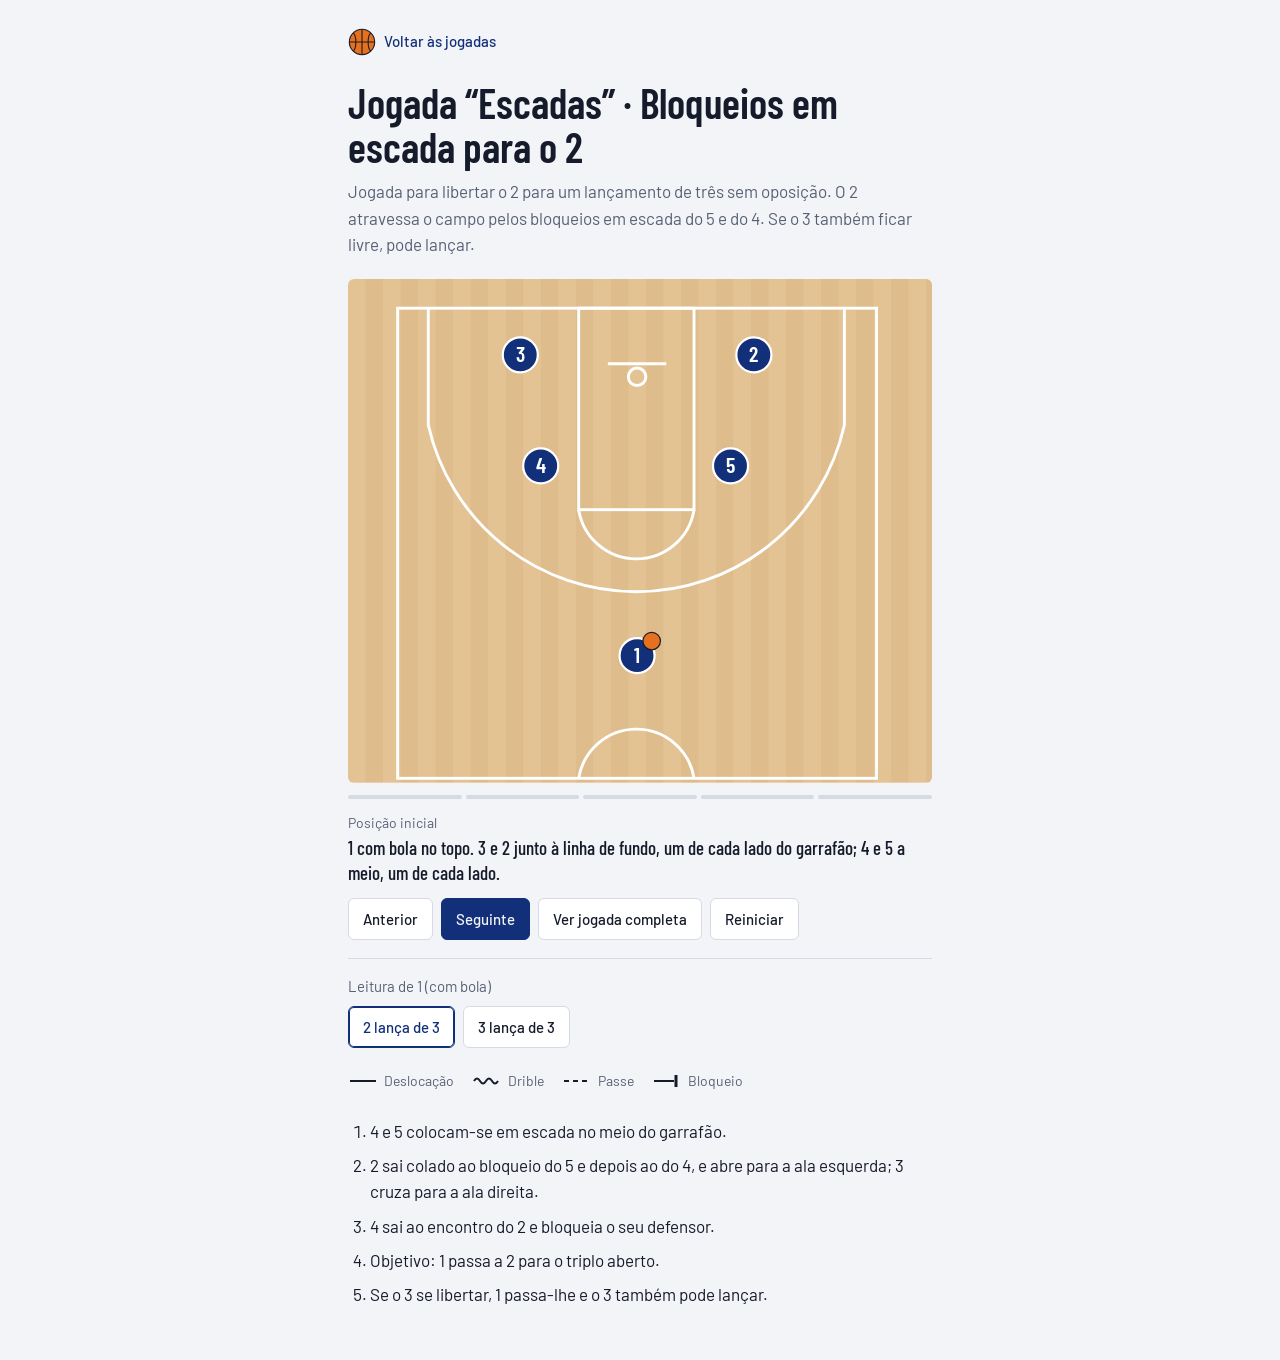
<file: inatel/jogada-escadas.html>
<!DOCTYPE html>
<html lang="pt-PT">
<head>
<meta charset="utf-8">
<meta name="viewport" content="width=device-width, initial-scale=1, viewport-fit=cover">
<meta name="robots" content="noindex, nofollow">
<link rel="icon" href="assets/bola.svg" type="image/svg+xml">
<link rel="preconnect" href="https://fonts.googleapis.com">
<link rel="preconnect" href="https://fonts.gstatic.com" crossorigin>
<link href="https://fonts.googleapis.com/css2?family=Barlow+Condensed:wght@500;600&family=Barlow:wght@400;500&display=swap" rel="stylesheet">
<link rel="stylesheet" href="assets/estilo.css">
<title>Jogada “Escadas” · Bloqueios em escada para o 2</title>
</head>
<body>
<main id="jogada"></main>
<script>
window.JOGADA={
titulo:'Jogada “Escadas” · Bloqueios em escada para o 2',
intro:'Jogada para libertar o 2 para um lançamento de três sem oposição. O 2 atravessa o campo pelos bloqueios em escada do 5 e do 4. Se o 3 também ficar livre, pode lançar.',
inicio:{bola:1,c:'1 com bola no topo. 3 e 2 junto à linha de fundo, um de cada lado do garrafão; 4 e 5 a meio, um de cada lado.',pos:{1:[198,258],2:[278,52],3:[118,52],4:[132,128],5:[262,128]}},
fases:[
{h:'Fase 1',c:'4 e 5 fecham sobre o garrafão e colocam-se em escada, um a seguir ao outro, no caminho do 2.',a:[{m:5,to:[234,120],t:[0,.6],s:1},{m:4,to:[166,140],t:[.1,.7],s:1}]},
{h:'Fase 2',c:'2 sai colado ao bloqueio do 5 (1.º degrau da escada). 3 cruza junto à linha de fundo para a ala direita.',a:[{m:2,to:[226,154],c:[268,128],t:[0,1]},{m:3,to:[326,196],c:[200,28],t:[.1,1]}]},
{h:'Fase 3',c:'2 continua colado ao bloqueio do 4 (2.º degrau) e sai para a ala esquerda.',a:[{m:2,to:[72,196],c:[160,176],t:[0,1]}]},
{h:'Fase 4',c:'4 sai ao encontro do 2 e bloqueia o seu defensor, para lhe dar espaço para o triplo.',a:[{m:4,to:[104,176],t:[0,.7],s:1}]}
],
perguntaAlternativas:'Leitura de 1 (com bola)',
alternativas:[
{rotulo:'2 lança de 3',h:'Alternativa 1 · Objetivo da jogada',c:'O defensor do 2 fica preso na escada e no bloqueio do 4. 1 passa a 2, aberto na ala esquerda, que lança de três.',a:[{p:2,t:[0,.5]},{p:'B',c:[110,15],t:[.6,1]}]},
{rotulo:'3 lança de 3',h:'Alternativa 2 · 3 livre',c:'A defesa concentra-se no 2 e o 3 fica livre na ala direita. 1 passa a 3, que lança de três.',a:[{p:3,t:[0,.5]},{p:'B',c:[290,15],t:[.6,1]}]}
],
resumo:[
'4 e 5 colocam-se em escada no meio do garrafão.',
'2 sai colado ao bloqueio do 5 e depois ao do 4, e abre para a ala esquerda; 3 cruza para a ala direita.',
'4 sai ao encontro do 2 e bloqueia o seu defensor.',
'Objetivo: 1 passa a 2 para o triplo aberto.',
'Se o 3 se libertar, 1 passa-lhe e o 3 também pode lançar.'
]};
</script>
<script src="assets/motor.js"></script>
</body>
</html>
</file>
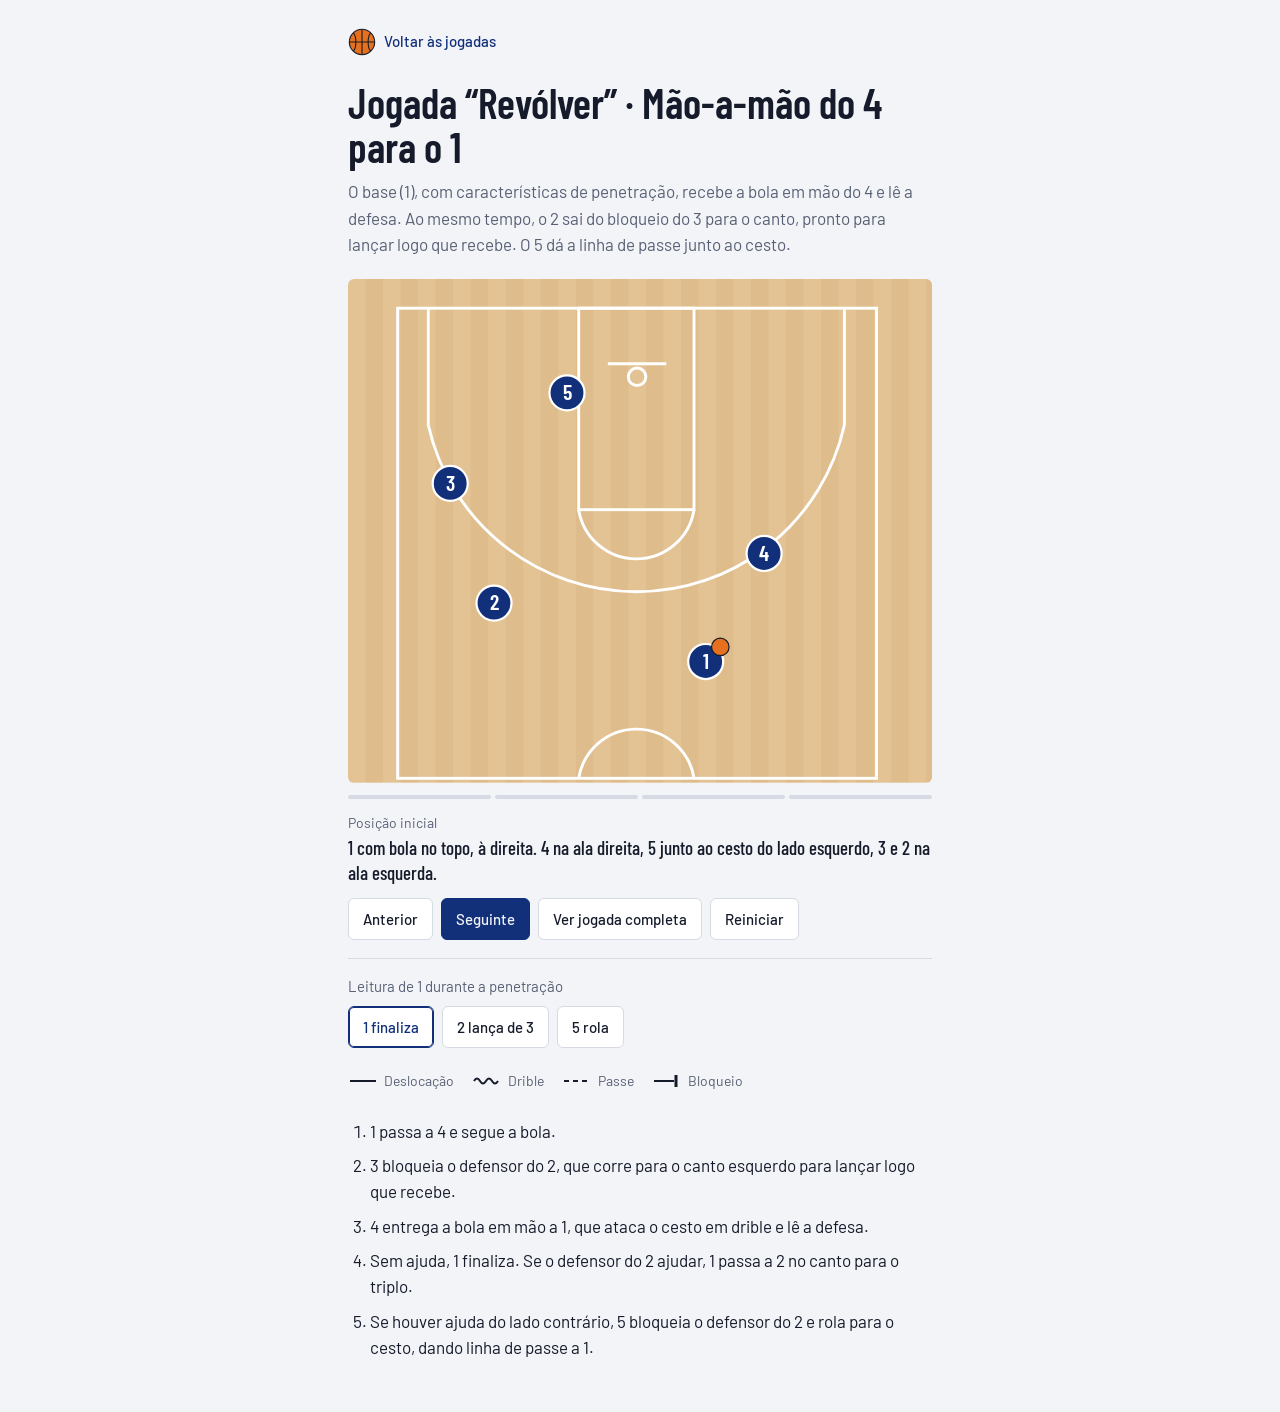
<file: inatel/jogada-revolver.html>
<!DOCTYPE html>
<html lang="pt-PT">
<head>
<meta charset="utf-8">
<meta name="viewport" content="width=device-width, initial-scale=1, viewport-fit=cover">
<meta name="robots" content="noindex, nofollow">
<link rel="icon" href="assets/bola.svg" type="image/svg+xml">
<link rel="preconnect" href="https://fonts.googleapis.com">
<link rel="preconnect" href="https://fonts.gstatic.com" crossorigin>
<link href="https://fonts.googleapis.com/css2?family=Barlow+Condensed:wght@500;600&family=Barlow:wght@400;500&display=swap" rel="stylesheet">
<link rel="stylesheet" href="assets/estilo.css">
<title>Jogada “Revólver” · Mão-a-mão do 4 para o 1</title>
</head>
<body>
<main id="jogada"></main>
<script>
const AJUDA={h:'Alternativa 3 · Ajuda do lado contrário',c:'A ajuda à penetração chega do lado contrário. 5 sai do garrafão e bloqueia o defensor do 2.',a:[{m:5,to:[70,80],t:[0,.7],s:1}]};
window.JOGADA={
titulo:'Jogada “Revólver” · Mão-a-mão do 4 para o 1',
intro:'O base (1), com características de penetração, recebe a bola em mão do 4 e lê a defesa. Ao mesmo tempo, o 2 sai do bloqueio do 3 para o canto, pronto para lançar logo que recebe. O 5 dá a linha de passe junto ao cesto.',
inicio:{bola:1,c:'1 com bola no topo, à direita. 4 na ala direita, 5 junto ao cesto do lado esquerdo, 3 e 2 na ala esquerda.',pos:{1:[245,262],2:[100,222],3:[70,140],4:[285,188],5:[150,78]}},
fases:[
{h:'Fase 1',c:'1 passa a 4 e segue a bola para a receber de volta em mão.',a:[{p:4,t:[0,.4]},{m:1,to:[318,212],c:[300,268],t:[.3,1]}]},
{h:'Fase 2',c:'3 bloqueia o defensor do 2, que usa o bloqueio e corre para o canto esquerdo.',a:[{m:3,to:[90,192],t:[0,.4],s:1},{m:2,to:[52,48],c:[66,200],t:[.35,1]}]},
{h:'Fase 3',c:'4 entrega a bola em mão a 1, que ataca o cesto em drible pela direita e lê a defesa.',a:[{p:1,t:[0,.3]},{m:1,to:[250,82],c:[345,125],t:[.3,1],d:1}]}
],
perguntaAlternativas:'Leitura de 1 durante a penetração',
alternativas:[
{rotulo:'1 finaliza',h:'Alternativa 1 · Sem ajuda',c:'Ninguém sai em ajuda. 1 continua a penetração e finaliza na passada.',a:[{m:1,to:[218,74],t:[0,.4]},{p:'B',t:[.45,1]}]},
{rotulo:'2 lança de 3',h:'Alternativa 2 · Ajuda do defensor do 2',c:'O defensor do 2 sai em ajuda à penetração. 1 passa a 2, sozinho no canto, que lança de três logo que recebe.',a:[{p:2,t:[0,.55]},{p:'B',c:[110,0],t:[.65,1]}]},
{rotulo:'5 rola',passos:[AJUDA,{h:'Alternativa 3 · Finalização',c:'5 rola para o cesto e dá linha de passe a 1, que lhe passa a bola. 5 finaliza.',a:[{m:5,to:[178,88],t:[0,.5]},{p:5,t:[.45,.72]},{p:'B',t:[.78,1]}]}]}
],
resumo:[
'1 passa a 4 e segue a bola.',
'3 bloqueia o defensor do 2, que corre para o canto esquerdo para lançar logo que recebe.',
'4 entrega a bola em mão a 1, que ataca o cesto em drible e lê a defesa.',
'Sem ajuda, 1 finaliza. Se o defensor do 2 ajudar, 1 passa a 2 no canto para o triplo.',
'Se houver ajuda do lado contrário, 5 bloqueia o defensor do 2 e rola para o cesto, dando linha de passe a 1.'
]};
</script>
<script src="assets/motor.js"></script>
</body>
</html>
</file>
<file: inatel/assets/estilo.css>
:root{--bg:#F3F4F7;--ink:#151B2B;--soft:#576075;--rule:#D6DAE2;--navy:#12307A;--gold:#E39B26;--card:#FFFFFF;
--wood:#E3C394;--wood2:#D9B583;--line:#FFFFFF;--team:#12307A;--teamInk:#FFFFFF;--ball:#E5711E;--trail:#151B2B;
box-sizing:border-box;padding-top:env(safe-area-inset-top,0px);padding-bottom:env(safe-area-inset-bottom,0px)}
@media (prefers-color-scheme:dark){:root:not([data-theme="light"]){--bg:#10141C;--ink:#E7EAF0;--soft:#9BA4B6;--rule:#262D3A;--navy:#7C9BEA;--gold:#F0B04A;--card:#171C26;
--wood:#7A5E3C;--wood2:#715636;--line:#EDE3D3;--team:#6F92EE;--teamInk:#0C1220;--ball:#F08A3A;--trail:#F4EEE4}}
:root[data-theme="dark"]{--bg:#10141C;--ink:#E7EAF0;--soft:#9BA4B6;--rule:#262D3A;--navy:#7C9BEA;--gold:#F0B04A;--card:#171C26;
--wood:#7A5E3C;--wood2:#715636;--line:#EDE3D3;--team:#6F92EE;--teamInk:#0C1220;--ball:#F08A3A;--trail:#F4EEE4}
html{scroll-padding-top:env(safe-area-inset-top,0px)}
*{box-sizing:border-box}
body{margin:0;background:var(--bg);color:var(--ink);font:400 17px/1.55 "Barlow",system-ui,-apple-system,"Segoe UI",sans-serif}
main{max-width:620px;margin:0 auto;padding:22px 18px 44px}
a{color:inherit}
h1{font:600 clamp(30px,7vw,42px)/1.05 "Barlow Condensed","Arial Narrow",sans-serif;margin:0 0 10px}
.lead{color:var(--soft);margin:0 0 22px;max-width:60ch}
.voltar{display:inline-flex;align-items:center;gap:8px;text-decoration:none;font-weight:500;font-size:15px;color:var(--navy);margin:0 0 18px;padding:6px 0}
.voltar img{width:28px;height:28px}
.voltar:focus-visible,button:focus-visible,.jogada:focus-visible{outline:2px solid var(--gold);outline-offset:3px;border-radius:6px}
.court{border-radius:6px;overflow:hidden}
svg{display:block;width:100%;height:auto}
.cap{font:500 19px/1.35 "Barlow Condensed","Arial Narrow",sans-serif;min-height:52px;margin:14px 0 12px}
.cap small{display:block;font:400 14px/1.4 "Barlow",sans-serif;color:var(--soft);margin-bottom:2px}
.row{display:flex;flex-wrap:wrap;gap:8px;align-items:center}
button{font:500 15px "Barlow",sans-serif;color:var(--ink);background:var(--card);border:1px solid var(--rule);border-radius:6px;padding:9px 14px;min-height:42px;cursor:pointer}
button:hover{border-color:var(--soft)}
button.primary{background:var(--navy);color:var(--bg);border-color:var(--navy)}
button[aria-pressed="true"]{border-color:var(--navy);box-shadow:inset 0 0 0 1px var(--navy);color:var(--navy)}
.alts{margin:18px 0 0;padding-top:16px;border-top:1px solid var(--rule)}
.alts p{margin:0 0 8px;font-size:15px;color:var(--soft)}
ol.fases{padding-left:22px;margin:26px 0 0}
ol.fases li{margin:0 0 8px}
.legend{display:flex;flex-wrap:wrap;gap:6px 18px;font-size:14px;color:var(--soft);margin-top:22px}
.legend span{display:inline-flex;align-items:center;gap:6px}
.legend svg{width:30px;height:12px}
.prog{display:flex;gap:4px;margin:12px 0 0}
.prog i{flex:1;height:4px;border-radius:2px;background:var(--rule)}
.prog i.on{background:var(--gold)}
.hero{display:grid;grid-template-columns:auto 1fr;gap:18px;align-items:center;margin:8px 0 30px}
.hero img{width:clamp(92px,24vw,128px);height:auto}
.hero h1{font-size:clamp(46px,13vw,76px);line-height:.92;margin:0;color:var(--navy);letter-spacing:.5px}
.equipa{display:block;margin-top:8px;font:600 clamp(22px,6vw,28px)/1 "Barlow Condensed","Arial Narrow",sans-serif;color:var(--ink);letter-spacing:1px}
.epoca{display:inline-block;margin-top:10px;font:600 18px "Barlow Condensed","Arial Narrow",sans-serif;color:var(--ink);border-bottom:3px solid var(--gold);padding-bottom:2px}
.lista{list-style:none;margin:0;padding:0;border-top:1px solid var(--rule)}
.jogada{display:flex;justify-content:space-between;align-items:center;gap:12px;padding:16px 4px;border-bottom:1px solid var(--rule);text-decoration:none}
.jogada strong{font:600 24px/1.1 "Barlow Condensed","Arial Narrow",sans-serif}
.jogada span{font-size:14px;color:var(--soft)}
a.jogada:hover strong{color:var(--navy)}
a.jogada::after{content:"";width:9px;height:9px;border-right:2px solid var(--gold);border-top:2px solid var(--gold);transform:rotate(45deg);flex:none;margin-right:6px}
.jogada.off strong{color:var(--soft)}
.sec{font:600 15px "Barlow",sans-serif;color:var(--soft);margin:0 0 6px}
footer{margin-top:34px;font-size:13px;color:var(--soft)}
</file>
